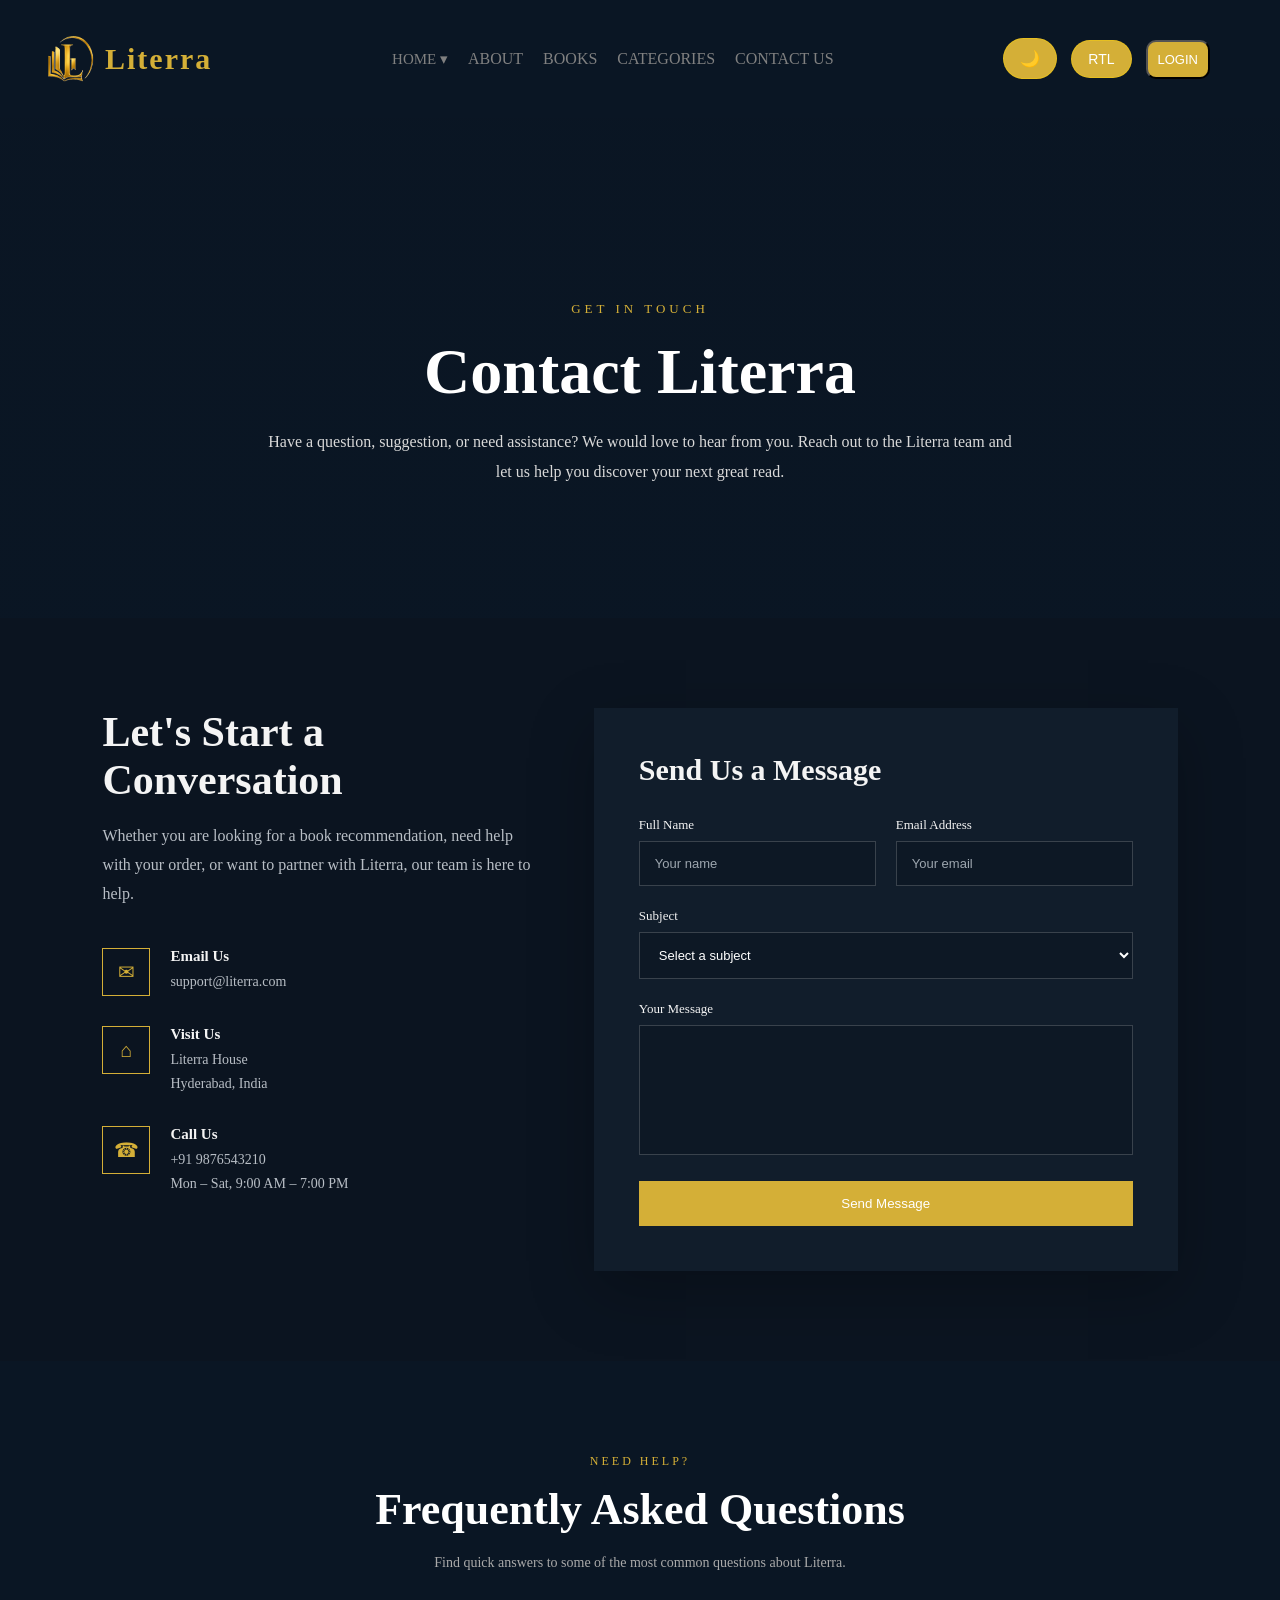
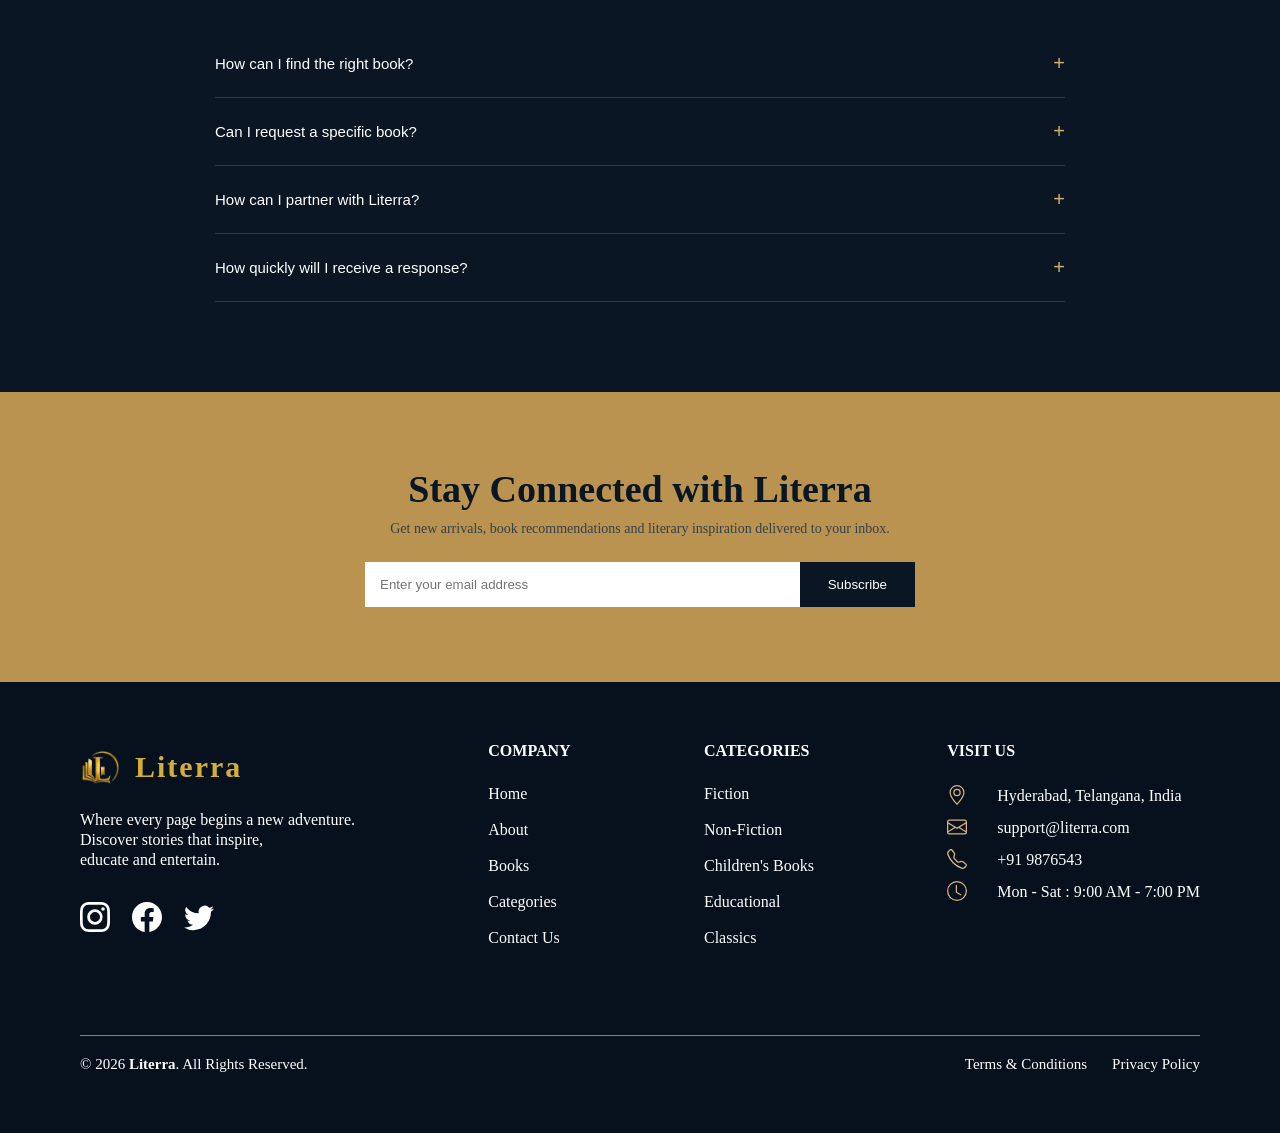
<file: contactus.html>
<!DOCTYPE html>
<html lang="en">
<head>
<meta charset="UTF-8">
<meta name="viewport" content="width=device-width, initial-scale=1.0">
<title>Literra - Contactus</title>
<link rel="stylesheet" href="contactus.css">
</style>
</head>
<body>
    <header>
    <a href="index.html"><div class="logo">
        <img src="booksimg/logo.png" alt="Logo">
        <h1>Literra</h1>
    </div></a>

    <nav>
         <ul>
            <li class="dropdown">
                <a href="index.html" class="dropdown-btn">Home ▾</a>
                    <ul class="dropdown-menu">
                        <li><a href="index.html">Home 1</a></li>
                        <li><a href="home2.html">Home 2</a></li>
                    </ul>
            </li>
        <a href="ABOUT.HTML">About</a>
        <a href="books.html">Books</a>
        <a href="categories.html">Categories</a>
        <a href="contactus.html">Contact Us</a>
    </nav>

    <div class="buttons">
         <button class="icon-btn" id="themeBtn">🌙
        </button>
      <button id="rtlBtn">RTL</button>
      <a href="login.html"><button class="kiran">LOGIN</button></a>
    </div>
    </header>

    <section class="hero">

    <div class="hero-content">

        <span>Get In Touch</span>

        <h1>Contact Literra</h1>

        <p>
            Have a question, suggestion, or need assistance?
            We would love to hear from you. Reach out to the
            Literra team and let us help you discover your next
            great read.
        </p>

    </div>

</section>



<section class="contact-section">

    <div class="contact-wrapper">

        <div class="contact-info">

            <h2>Let's Start a Conversation</h2>

            <p>
                Whether you are looking for a book recommendation,
                need help with your order, or want to partner with
                Literra, our team is here to help.
            </p>


            <div class="info-item">

                <div class="info-icon">✉</div>

                <div>
                    <h4>Email Us</h4>
                    <p>support@literra.com</p>
                </div>

            </div>


            <div class="info-item">

                <div class="info-icon">⌂</div>

                <div>
                    <h4>Visit Us</h4>
                    <p>
                        Literra House<br>
                        Hyderabad, India
                    </p>
                </div>

            </div>


            <div class="info-item">

                <div class="info-icon">☎</div>

                <div>
                    <h4>Call Us</h4>
                    <p>+91 9876543210</p>
                    <p>Mon – Sat, 9:00 AM – 7:00 PM</p>
                </div>

            </div>

        </div>

         <div class="contact-form">

            <h3>Send Us a Message</h3>

            <form id="contactForm">

                <div class="form-row">

                    <div class="form-group">
                        <label>Full Name</label>
                        <input type="text" placeholder="Your name" required>
                    </div>

                    <div class="form-group">
                        <label>Email Address</label>
                        <input type="email" placeholder="Your email" required>
                    </div>

                </div>


                <div class="form-group">

                    <label>Subject</label>

                    <select required>

                        <option value="">Select a subject</option>
                        <option>General Enquiry</option>
                        <option>Book Recommendation</option>
                        <option>Order Support</option>
                        <option>Partnership</option>
                        <option>Feedback</option>

                    </select>

                </div>


                <div class="form-group">

                    <label>Your Message</label>

                    <textarea
                        placeholder="Write your message here..."
                        required>
                    </textarea>

                </div>


                <button type="submit" class="submit-btn">
                    Send Message
                </button>

            </form>

        </div>

    </div>

</section>



<section class="faq-section">

    <div class="section-heading">

        <span>Need Help?</span>

        <h2>Frequently Asked Questions</h2>

        <p>
            Find quick answers to some of the most common questions
            about Literra.
        </p>

    </div>


    <div class="faq-container">

        <div class="faq">

            <button class="faq-question">
                How can I find the right book?
                <span>+</span>
            </button>

            <div class="faq-answer">
                Explore our curated categories, popular books,
                new arrivals, and recommendations to discover
                books that match your interests.
            </div>

        </div>


        <div class="faq">

            <button class="faq-question">
                Can I request a specific book?
                <span>+</span>
            </button>

            <div class="faq-answer">
                Yes. Send us the title and author through our
                contact form and our team will look into it.
            </div>

        </div>


        <div class="faq">

            <button class="faq-question">
                How can I partner with Literra?
                <span>+</span>
            </button>

            <div class="faq-answer">
                Select Partnership in the contact form and
                tell us about your organization or collaboration idea.
            </div>

        </div>


        <div class="faq">

            <button class="faq-question">
                How quickly will I receive a response?
                <span>+</span>
            </button>

            <div class="faq-answer">
                Our team generally responds to enquiries within
                one to two business days.
            </div>

        </div>

    </div>

</section>


<section class="newsletter">

    <h2>Stay Connected with Literra</h2>

    <p>
        Get new arrivals, book recommendations and literary
        inspiration delivered to your inbox.
    </p>

    <form class="newsletter-form">

        <input
            type="email"
            placeholder="Enter your email address"
            required>

        <button type="submit">
            Subscribe
        </button>

    </form>

</section>

<footer>
<div class="footer">

    <div class="box">

        <a href="index.html"><div class="logo-container">
        <img src="booksimg/logo.png" alt="Literra Logo" class="logo">
        <h1 class="logo-name">Literra</h1>
        </div></a>
        <p>
            Where every page begins a new adventure.<br>
            Discover stories that inspire,<br>
            educate and entertain.
        </p>

        <div class="social">

            <i class="fab fa-instagram"> <svg xmlns="http://www.w3.org/2000/svg" width="30" height="30" fill="currentColor" class="bi bi-instagram" viewBox="0 0 16 16">
  <path d="M8 0C5.829 0 5.556.01 4.703.048 3.85.088 3.269.222 2.76.42a3.9 3.9 0 0 0-1.417.923A3.9 3.9 0 0 0 .42 2.76C.222 3.268.087 3.85.048 4.7.01 5.555 0 5.827 0 8.001c0 2.172.01 2.444.048 3.297.04.852.174 1.433.372 1.942.205.526.478.972.923 1.417.444.445.89.719 1.416.923.51.198 1.09.333 1.942.372C5.555 15.99 5.827 16 8 16s2.444-.01 3.298-.048c.851-.04 1.434-.174 1.943-.372a3.9 3.9 0 0 0 1.416-.923c.445-.445.718-.891.923-1.417.197-.509.332-1.09.372-1.942C15.99 10.445 16 10.173 16 8s-.01-2.445-.048-3.299c-.04-.851-.175-1.433-.372-1.941a3.9 3.9 0 0 0-.923-1.417A3.9 3.9 0 0 0 13.24.42c-.51-.198-1.092-.333-1.943-.372C10.443.01 10.172 0 7.998 0zm-.717 1.442h.718c2.136 0 2.389.007 3.232.046.78.035 1.204.166 1.486.275.373.145.64.319.92.599s.453.546.598.92c.11.281.24.705.275 1.485.039.843.047 1.096.047 3.231s-.008 2.389-.047 3.232c-.035.78-.166 1.203-.275 1.485a2.5 2.5 0 0 1-.599.919c-.28.28-.546.453-.92.598-.28.11-.704.24-1.485.276-.843.038-1.096.047-3.232.047s-2.39-.009-3.233-.047c-.78-.036-1.203-.166-1.485-.276a2.5 2.5 0 0 1-.92-.598 2.5 2.5 0 0 1-.6-.92c-.109-.281-.24-.705-.275-1.485-.038-.843-.046-1.096-.046-3.233s.008-2.388.046-3.231c.036-.78.166-1.204.276-1.486.145-.373.319-.64.599-.92s.546-.453.92-.598c.282-.11.705-.24 1.485-.276.738-.034 1.024-.044 2.515-.045zm4.988 1.328a.96.96 0 1 0 0 1.92.96.96 0 0 0 0-1.92m-4.27 1.122a4.109 4.109 0 1 0 0 8.217 4.109 4.109 0 0 0 0-8.217m0 1.441a2.667 2.667 0 1 1 0 5.334 2.667 2.667 0 0 1 0-5.334"/>
</svg></i>
            <i class="fab fa-facebook"> <svg xmlns="http://www.w3.org/2000/svg" width="30" height="30" fill="currentColor" class="bi bi-facebook" viewBox="0 0 16 16">
  <path d="M16 8.049c0-4.446-3.582-8.05-8-8.05C3.58 0-.002 3.603-.002 8.05c0 4.017 2.926 7.347 6.75 7.951v-5.625h-2.03V8.05H6.75V6.275c0-2.017 1.195-3.131 3.022-3.131.876 0 1.791.157 1.791.157v1.98h-1.009c-.993 0-1.303.621-1.303 1.258v1.51h2.218l-.354 2.326H9.25V16c3.824-.604 6.75-3.934 6.75-7.951"/>
</svg></i>
            <i class="fab fa-twitter"> <svg xmlns="http://www.w3.org/2000/svg" width="30" height="30" fill="currentColor" class="bi bi-twitter" viewBox="0 0 16 16">
  <path d="M5.026 15c6.038 0 9.341-5.003 9.341-9.334q.002-.211-.006-.422A6.7 6.7 0 0 0 16 3.542a6.7 6.7 0 0 1-1.889.518 3.3 3.3 0 0 0 1.447-1.817 6.5 6.5 0 0 1-2.087.793A3.286 3.286 0 0 0 7.875 6.03a9.32 9.32 0 0 1-6.767-3.429 3.29 3.29 0 0 0 1.018 4.382A3.3 3.3 0 0 1 .64 6.575v.045a3.29 3.29 0 0 0 2.632 3.218 3.2 3.2 0 0 1-.865.115 3 3 0 0 1-.614-.057 3.28 3.28 0 0 0 3.067 2.277A6.6 6.6 0 0 1 .78 13.58a6 6 0 0 1-.78-.045A9.34 9.34 0 0 0 5.026 15"/>
</svg></i>

        </div>

    </div>

    <div class="box">

        <h3>COMPANY</h3>

        <a href="#">Home</a>
        <a href="#">About</a>
        <a href="#">Books</a>
        <a href="#">Categories</a>
        <a href="#">Contact Us</a>

    </div>

    <div class="box">

        <h3>CATEGORIES</h3>

        <a href="#">Fiction</a>
        <a href="#">Non-Fiction</a>
        <a href="#">Children's Books</a>
        <a href="#">Educational</a>
        <a href="#">Classics</a>

    </div>

    

    <div class="box contact">

        <h3> VISIT US</h3>

        <p>
            <i class="fa-solid fa-location-dot"> <svg xmlns="http://www.w3.org/2000/svg" width="20" height="20" fill="currentColor" class="bi bi-geo-alt" viewBox="0 0 16 16">
  <path d="M12.166 8.94c-.524 1.062-1.234 2.12-1.96 3.07A32 32 0 0 1 8 14.58a32 32 0 0 1-2.206-2.57c-.726-.95-1.436-2.008-1.96-3.07C3.304 7.867 3 6.862 3 6a5 5 0 0 1 10 0c0 .862-.305 1.867-.834 2.94M8 16s6-5.686 6-10A6 6 0 0 0 2 6c0 4.314 6 10 6 10"/>
  <path d="M8 8a2 2 0 1 1 0-4 2 2 0 0 1 0 4m0 1a3 3 0 1 0 0-6 3 3 0 0 0 0 6"/>
</svg></i>
            Hyderabad, Telangana, India
        </p>

        <p>
            <i class="fa-solid fa-envelope"> <svg xmlns="http://www.w3.org/2000/svg" width="20" height="20" fill="currentColor" class="bi bi-envelope" viewBox="0 0 16 16">
  <path d="M0 4a2 2 0 0 1 2-2h12a2 2 0 0 1 2 2v8a2 2 0 0 1-2 2H2a2 2 0 0 1-2-2zm2-1a1 1 0 0 0-1 1v.217l7 4.2 7-4.2V4a1 1 0 0 0-1-1zm13 2.383-4.708 2.825L15 11.105zm-.034 6.876-5.64-3.471L8 9.583l-1.326-.795-5.64 3.47A1 1 0 0 0 2 13h12a1 1 0 0 0 .966-.741M1 11.105l4.708-2.897L1 5.383z"/>
</svg></i>
            support@literra.com
        </p>

        <p>
            <i class="fa-solid fa-phone"> <svg xmlns="http://www.w3.org/2000/svg" width="20" height="20" fill="currentColor" class="bi bi-telephone" viewBox="0 0 16 16">
  <path d="M3.654 1.328a.678.678 0 0 0-1.015-.063L1.605 2.3c-.483.484-.661 1.169-.45 1.77a17.6 17.6 0 0 0 4.168 6.608 17.6 17.6 0 0 0 6.608 4.168c.601.211 1.286.033 1.77-.45l1.034-1.034a.678.678 0 0 0-.063-1.015l-2.307-1.794a.68.68 0 0 0-.58-.122l-2.19.547a1.75 1.75 0 0 1-1.657-.459L5.482 8.062a1.75 1.75 0 0 1-.46-1.657l.548-2.19a.68.68 0 0 0-.122-.58zM1.884.511a1.745 1.745 0 0 1 2.612.163L6.29 2.98c.329.423.445.974.315 1.494l-.547 2.19a.68.68 0 0 0 .178.643l2.457 2.457a.68.68 0 0 0 .644.178l2.189-.547a1.75 1.75 0 0 1 1.494.315l2.306 1.794c.829.645.905 1.87.163 2.611l-1.034 1.034c-.74.74-1.846 1.065-2.877.702a18.6 18.6 0 0 1-7.01-4.42 18.6 18.6 0 0 1-4.42-7.009c-.362-1.03-.037-2.137.703-2.877z"/>
</svg></i>
            +91 9876543
        </p>

        <p>
            <i class="fa-regular fa-clock"> <svg xmlns="http://www.w3.org/2000/svg" width="20" height="20" fill="currentColor" class="bi bi-clock" viewBox="0 0 16 16">
  <path d="M8 3.5a.5.5 0 0 0-1 0V9a.5.5 0 0 0 .252.434l3.5 2a.5.5 0 0 0 .496-.868L8 8.71z"/>
  <path d="M8 16A8 8 0 1 0 8 0a8 8 0 0 0 0 16m7-8A7 7 0 1 1 1 8a7 7 0 0 1 14 0"/>
</svg></i>
            Mon - Sat : 9:00 AM - 7:00 PM
        </p>

    </div>

</div>

<div class="footer-bottom">

    <div class="copyright">
        &copy; 2026 <strong>Literra</strong>. All Rights Reserved.
    </div>

    <div class="footer-links">
        <a href="terms.html">Terms &amp; Conditions</a>
        <a href="privacy.html">Privacy Policy</a>
    </div>
</footer>


<script>
const themeBtn = document.getElementById("themeBtn");
const rtlBtn = document.getElementById("rtlBtn");

/* Theme */
function setTheme(theme) {
    const isLight = theme === "light";
    document.body.classList.toggle("light-mode", isLight);
    themeBtn.textContent = isLight ? "☀️" : "🌙";
    themeBtn.setAttribute("aria-label", isLight ? "Switch to dark mode" : "Switch to light mode");
    themeBtn.setAttribute("title", isLight ? "Switch to dark mode" : "Switch to light mode");
    localStorage.setItem("literra-theme", theme);
}

const savedTheme = localStorage.getItem("literra-theme");
setTheme(savedTheme === "light" ? "light" : "dark");

themeBtn.addEventListener("click", function () {
    setTheme(document.body.classList.contains("light-mode") ? "dark" : "light");
});

/* FAQ */
document.querySelectorAll(".faq-question").forEach(function(question) {
    question.addEventListener("click", function() {
        this.parentElement.classList.toggle("active");
        const symbol = this.querySelector("span");
        if (symbol) {
            symbol.textContent = this.parentElement.classList.contains("active") ? "−" : "+";
        }
    });
});

/* Scroll reveal */
const cards = document.querySelectorAll(".book-card");
if (cards.length && "IntersectionObserver" in window) {
    const observer = new IntersectionObserver(
        entries => {
            entries.forEach(entry => {
                if (entry.isIntersecting) {
                    entry.target.style.opacity = "1";
                    entry.target.style.transform = "translateY(0)";
                    observer.unobserve(entry.target);
                }
            });
        },
        { threshold: .1 }
    );

    cards.forEach(card => {
        card.style.opacity = "0";
        card.style.transform = "translateY(25px)";
        card.style.transition = "opacity .6s ease, transform .6s ease";
        observer.observe(card);
    });
}

/* RTL */
rtlBtn.addEventListener("click", function() {
    document.body.classList.toggle("rtl");

    if (document.body.classList.contains("rtl")) {
        document.documentElement.dir = "rtl";
        rtlBtn.innerHTML = "LTR";
    } else {
        document.documentElement.dir = "ltr";
        rtlBtn.innerHTML = "RTL";
    }
});
</script>
    
</body>
</html>
</file>
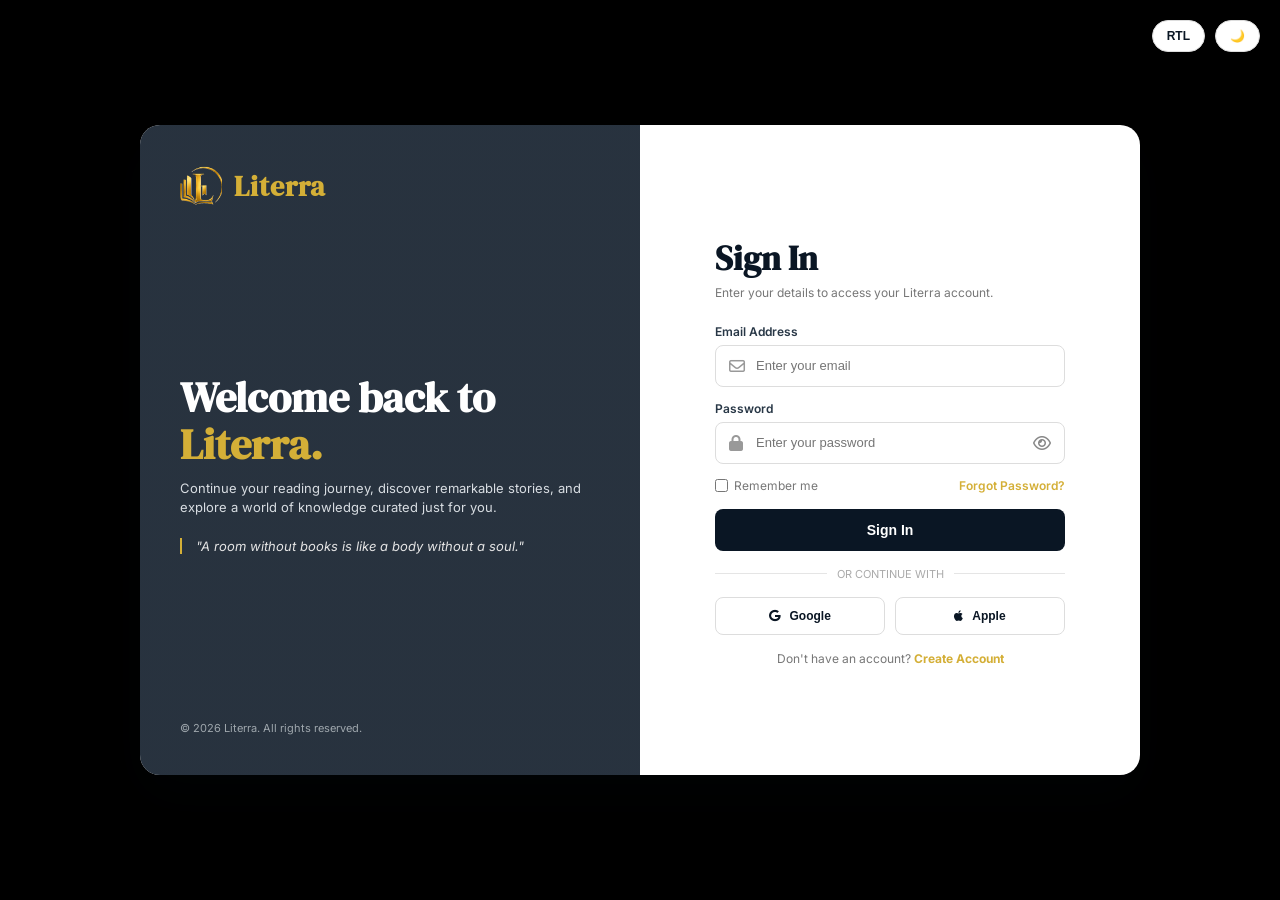
<file: login.html>
<!DOCTYPE html>
<html lang="en">
<head>
    <meta charset="UTF-8">
    <meta name="viewport" content="width=device-width, initial-scale=1.0">
    <title>Login | Literra</title>
    <link href="https://fonts.googleapis.com/css2?family=DM+Serif+Display&family=Inter:wght@400;500;600;700&display=swap" rel="stylesheet">
    <link rel="stylesheet" href="https://cdnjs.cloudflare.com/ajax/libs/font-awesome/6.5.2/css/all.min.css">
    <link rel="stylesheet" href="login.css">
    </head>
<body>

<!-- TOP RIGHT CONTROLS -->
<div class="top-controls">
    <button class="control-btn" id="rtlBtn">RTL</button>
    <button class="control-btn" id="themeBtn">🌙</button>
</div>

<div class="login-wrapper">

    <!-- LEFT COVER PANEL -->
    <div class="login-left">
        <!-- LINKED LOGO TO HOME PAGE -->
        <a href="index.html" class="brand-logo-link">
            <img src="booksimg/logo.png" alt="Literra Logo">
            <h1>Literra</h1>
        </a>

        <div class="left-content">
            <h1>Welcome back to <span>Literra.</span></h1>
            <p>Continue your reading journey, discover remarkable stories, and explore a world of knowledge curated just for you.</p>
            <div class="quote">"A room without books is like a body without a soul."</div>
        </div>

        <div class="left-copyright">
            © 2026 Literra. All rights reserved.
        </div>
    </div>

    <!-- RIGHT LOGIN FORM PANEL -->
    <div class="login-right">
        <div class="login-box">

            <h2>Sign In</h2>
            <p class="subtitle">Enter your details to access your Literra account.</p>

            <form id="loginForm">
                <div class="form-group">
                    <label for="email">Email Address</label>
                    <div class="input-box">
                        <i class="fa-regular fa-envelope left-icon"></i>
                        <input type="email" id="email" placeholder="Enter your email" required>
                    </div>
                </div>

                <div class="form-group">
                    <label for="password">Password</label>
                    <div class="input-box">
                        <i class="fa-solid fa-lock left-icon"></i>
                        <input type="password" id="password" placeholder="Enter your password" required>
                        <i class="fa-regular fa-eye password-toggle" id="togglePassword"></i>
                    </div>
                </div>

                <div class="form-options">
                    <label class="remember">
                        <input type="checkbox"> Remember me
                    </label>
                    <a href="#" class="forgot">Forgot Password?</a>
                </div>

                <button type="submit" class="login-btn">Sign In</button>
            </form>

            <div class="divider">OR CONTINUE WITH</div>

            <div class="social-login">
                <button type="button" class="social-btn">
                    <i class="fa-brands fa-google"></i> Google
                </button>
                <button type="button" class="social-btn">
                    <i class="fa-brands fa-apple"></i> Apple
                </button>
            </div>

            <div class="signup">
                Don't have an account? <a href="#">Create Account</a>
            </div>
        </div>
    </div>

</div>

<script>
    // --- PASSWORD VISIBILITY TOGGLE ---
    const togglePassword = document.getElementById("togglePassword");
    const passwordInput = document.getElementById("password");

    togglePassword.addEventListener("click", function () {
        const type = passwordInput.getAttribute("type") === "password" ? "text" : "password";
        passwordInput.setAttribute("type", type);
        this.classList.toggle("fa-eye");
        this.classList.toggle("fa-eye-slash");
    });

    // --- LIGHT / DARK MODE TOGGLE ---
    const themeBtn = document.getElementById("themeBtn");

    function setTheme(isLight) {
        document.body.classList.toggle("light-mode", isLight);
        themeBtn.textContent = isLight ? "☀️" : "🌙";
        localStorage.setItem("literra-login-theme", isLight ? "light" : "dark");
    }

    const savedTheme = localStorage.getItem("literra-login-theme");
    setTheme(savedTheme === "light");

    themeBtn.addEventListener("click", () => {
        const isLight = document.body.classList.contains("light-mode");
        setTheme(!isLight);
    });

    // --- RTL TOGGLE ---
    const rtlBtn = document.getElementById("rtlBtn");

    function setRTL(isRTL) {
        document.body.classList.toggle("rtl", isRTL);
        document.documentElement.dir = isRTL ? "rtl" : "ltr";
        rtlBtn.textContent = isRTL ? "LTR" : "RTL";
        localStorage.setItem("literra-login-rtl", isRTL ? "true" : "false");
    }

    const savedRTL = localStorage.getItem("literra-login-rtl");
    setRTL(savedRTL === "true");

    rtlBtn.addEventListener("click", () => {
        const isRTL = document.body.classList.contains("rtl");
        setRTL(!isRTL);
    });

    // --- FORM SUBMIT ---
    document.getElementById("loginForm").addEventListener("submit", function(e) {
        e.preventDefault();
        const email = document.getElementById("email").value;
        const password = document.getElementById("password").value;

        if (email && password) {
            alert("Login successful!");
        }
    });
</script>

</body>
</html>
</file>
<file: contactus.css>
header{
    background:rgb(10,22,36);
    display:flex;
    align-items:center;
    position: sticky;
    top: 0;
    z-index: 500;
    flex-direction: row;
    justify-content: space-between;
    padding: 30px;
}

.logo{
    display:flex;
    align-items:center;
}

.logo img{
    width: 50px;
    height:50px;
    margin-left:15px;
    border-radius:30%;
}

.logo h1{
    color:#D4AF37;
    font-size:30px;
    font-family: 'Times New Roman', Times, serif;
    letter-spacing: 2px;
    font-weight: bold;
    margin-left: 10px;
}

nav a{
    color: grey;
    text-decoration:none;
    margin-left:10px;
    font-size:16px;
    text-transform: uppercase;
    text-align: center;
    justify-content: space-between;
}

nav a:hover{
    color:#D4AF37;
}


#rtlBtn{
    padding:35px;
    font-size:small;
    background:#D4AF37;
    color:#fff;
    cursor:pointer;
    transition:0.3s;
    margin-right: 10px;
    margin: 10px;
}

#rtlBtn:hover{
    background:#D4AF37;
    color: BLACK;
}

.kiran{
    background-color: #D4AF37;
    color: white;
    padding: 10px;
    text-align: center;
    font-size: small;
    gap: 10px;
    border-radius: 10px;
    margin-right: 40px;
}

.kiran:hover{
    color: rgb(10,22,36);
    cursor: pointer;
    transform: translateY(-2px);
}

body.rtl{
    direction:rtl;
}

body.rtl .navbar{
    flex-direction:row-reverse;
}

body.rtl .nav-links{
    flex-direction:row-reverse;
}

body.rtl{
    direction:rtl;
}

body.rtl .navbar{
    flex-direction:row-reverse;
}

body.rtl .nav-links{
    flex-direction:row-reverse;
}

body.rtl .actions{
    flex-direction:row-reverse;
} 

* {
    margin: 0;
    padding: 0;
    box-sizing: border-box;
}
 
html {
    scroll-behavior: smooth;
}

img {
    width: 80%;
    display: block;
}
 
a {
    text-decoration: none;
    color: inherit;
}
 
ul {
    list-style: none;
}
 
.navbar {
    height: 60px;
    display: flex;
    justify-content: center;
    align-items: center;
}
 
 
nav ul {
    display: flex;
    gap: 10px;
}
 
nav ul li a {
    color: #FFFFFF;
    font-size: 15px;
    font-weight: 500;
    transition: color 0.3s ease;
}
 
nav ul li a:hover {
    color: var(--accent-yellow);
}

.dropdown {
    position: relative;
    display: inline-block;
}
 
.dropdown-btn {
    color: grey;
    display: inline-flex;
    align-items: center;
    gap: 5px;
    cursor: pointer;
}
 
.dropdown-menu {
    display: none;
    position: absolute;
    top: 100%;
    left: 0;
    min-width: 150px;
    background: rgb(10,22,36);
    border: 1px solid #D4AF37;
    border-radius: 12px;
    box-shadow: 0 12px 30px rgba(0, 0, 0, 0.5);
    padding: 8px 0;
    z-index: 1000;
    flex-direction: column;
    gap: 0;
}
 
.dropdown-menu li {
    width: 100%;
}
 
.dropdown-menu li a {
    display: block;
    padding: 10px 20px;
    font-size: 14px;
    color: #FFFFFF;
    white-space: nowrap;
    transition: background 0.3s ease, color 0.3s ease;
}
 
.dropdown-menu li a:hover {
    background: #D4AF37;
    color: black;
}
 
.dropdown:hover .dropdown-menu {
    display: flex;
}
 
body.rtl .dropdown-menu {
    left: auto;
    right: 0;
}
 
.header-actions {
    display: flex;
    align-items: center;
    gap: 12px;
}

#themeBtn,
#rtlBtn {
    cursor: pointer;
    background: #D4AF37;
    color: #FFFFFF;
    border: 1px solid rgba(255, 215, 0, 0.4);
    padding: 10px 16px;
    border-radius: 30px;
    font-size: 14px;
    transition: all 0.3s ease;
}
 
#themeBtn:hover,
#rtlBtn:hover {
    background: #D4AF37;
    border-color: var(--accent-yellow);
    color: rgb(10,22,36);
    transform: translateY(-2px);
}



.hero{
    min-height:500px;
    background:
    linear-gradient(rgba(10,22,36,.88),rgba(10,22,36,.94)),
    url("https://images.unsplash.com/photo-1507842217343-583bb7270b66?auto=format&fit=crop&w=1800&q=85");
    background-size:cover;
    background-position:center;
    display:flex;
    align-items:center;
    justify-content:center;
    text-align:center;
    padding:120px 20px 70px;
}

.hero-content{
    max-width:750px;
}

.hero span{
    color:#D4AF37;
    font-size:13px;
    letter-spacing:4px;
    text-transform:uppercase;
}

.hero h1{
    color:#fff;
    font-family:'Playfair Display',serif;
    font-size:64px;
    margin:18px 0;
}

.hero p{
    color:#d9d9d9;
    font-size:16px;
    line-height:1.9;
}


.contact-section{
    padding:90px 8%;
}

.contact-wrapper{
    max-width:1200px;
    margin:auto;
    display:grid;
    grid-template-columns: .85fr 1.15fr;
    gap:60px;
}


.contact-info h2{
    font-family:'Playfair Display',serif;
    font-size:42px;
    margin-bottom:18px;
}

.contact-info > p{
    color:#666;
    line-height:1.8;
    margin-bottom:40px;
}

.info-item{
    display:flex;
    gap:20px;
    margin-bottom:30px;
    align-items:flex-start;
}

.info-icon{
    width:48px;
    height:48px;
    border:1px solid #D4AF37;
    display:flex;
    align-items:center;
    justify-content:center;
    color:#D4AF37;
    font-size:20px;
}

.info-item h4{
    font-size:15px;
    margin-bottom:5px;
}

.info-item p{
    color:#777;
    font-size:14px;
    line-height:1.7;
}

/* FORM */

.contact-form{
    background:#fff;
    padding:45px;
    box-shadow:0 20px 60px rgba(10,22,36,.08);
}

.contact-form h3{
    font-family:'Playfair Display',serif;
    font-size:30px;
    margin-bottom:30px;
}

.form-row{
    display:grid;
    grid-template-columns:1fr 1fr;
    gap:20px;
}

.form-group{
    margin-bottom:22px;
}

.form-group label{
    display:block;
    font-size:13px;
    margin-bottom:8px;
    font-weight:500;
}

.form-group input,
.form-group select,
.form-group textarea{
    width:100%;
    border:1px solid #ddd;
    padding:14px 15px;
    font-family:'Poppins',sans-serif;
    font-size:13px;
    outline:none;
    transition:.3s;
    background:#fff;
}

.form-group input:focus,
.form-group select:focus,
.form-group textarea:focus{
    border-color:#D4AF37;
}

.form-group textarea{
    height:130px;
    resize:none;
}

.submit-btn{
    width:100%;
    padding:15px;
    border:none;
    background:#D4AF37;
    color:#fff;
    font-family:'Poppins',sans-serif;
    cursor:pointer;
    transition:.3s;
}

.submit-btn:hover{
    background:#D4AF37;
    color:#0A1624;
}


.faq-section{
    background:#0A1624;
    padding:90px 8%;
    color:#fff;
}

.section-heading{
    text-align:center;
    max-width:650px;
    margin:0 auto 55px;
}

.section-heading span{
    color:#D4AF37;
    font-size:12px;
    letter-spacing:3px;
    text-transform:uppercase;
}

.section-heading h2{
    font-family:'Playfair Display',serif;
    font-size:44px;
    margin:15px 0;
}

.section-heading p{
    color:#aaa;
    font-size:14px;
    line-height:1.8;
}

.faq-container{
    max-width:850px;
    margin:auto;
}

.faq{
    border-bottom:1px solid rgba(255,255,255,.15);
}

.faq-question{
    width:100%;
    background:none;
    border:none;
    color:#fff;
    padding:22px 0;
    text-align:left;
    font-family:'Poppins',sans-serif;
    font-size:15px;
    cursor:pointer;
    display:flex;
    justify-content:space-between;
    align-items:center;
}

.faq-question span{
    color:#D4AF73;
    font-size:20px;
}

.faq-answer{
    display:none;
    color:#aaa;
    font-size:14px;
    line-height:1.8;
    padding:0 0 22px;
}

.faq.active .faq-answer{
    display:block;
}



.newsletter{
    padding:75px 8%;
    background:#D4AF73;
    text-align:center;
}

.newsletter h2{
    font-family:'Playfair Display',serif;
    font-size:38px;
    color:#0A1624;
    margin-bottom:10px;
}

.newsletter p{
    color:#34404b;
    font-size:14px;
    margin-bottom:25px;
}

.newsletter-form{
    max-width:550px;
    margin:auto;
    display:flex;
}

.newsletter-form input{
    flex:1;
    padding:15px;
    border:none;
    outline:none;
    font-family:'Poppins',sans-serif;
}

.newsletter-form button{
    padding:15px 28px;
    background:#0A1624;
    color:#fff;
    border:none;
    cursor:pointer;
    font-family:'Poppins',sans-serif;
}


footer{
    background:rgb(10,22,36);
    color:white;
    padding:60px 80px;
}

.footer{
    display:flex;
    justify-content:space-between;
    flex-wrap:wrap;
}

.box{
    min-width:80px;
    margin-bottom:30px;
}

.logo-container{
    display:flex;
    align-items:center;
    gap: 15px;
}

.logo-container{
    width:50px;
    height:50px;
}

.logo-name{
    color:#D4AF37;
    font-size:30px;
    font-family: 'Times New Roman', serif;
    font-weight:bold;
    letter-spacing: 2px;
    margin:0;
}

.box h2{
    color:#D4AF37 ;
    margin-bottom:25px;
}

.box h3{
    font-size: 16px;
    color: white;
    margin-bottom:25px;
}

.box p{
    line-height:20px;
    font-size:16px;
}

.box a{
    display:block;
    color:white;
    text-decoration:none;
    margin-bottom:18px;
    font-size:16px;
}

.box a:hover{
    color:gold;
}

.logo{
    font-size:25px;
    color:gold;
}

.social{
    margin-top:25px;
}

.social i{
    font-size:40px;
    margin-right:18px;
    cursor:pointer;
}

.social i:hover{
    color:gold;
}

.contact p{
    display:flex;
    align-items:center;
    margin-bottom:10px;
}

.contact i{
    color:#d4b483;
    font-size:24px;
    width:40px;
    margin-right:10px;
}

.footer-bottom {
    width: 100%;
    display: flex;
    flex-direction: row;
    justify-content: space-between;
    align-items: center;
    gap: 20px;
    margin-top: 40px;
    padding-top: 20px;
    border-top: 1px solid gray;
    font-size: 16px;
}

.copyright {
    color: white;
    text-align: left;
    margin: 0;
    padding: 0;
    font-size: 15px;
}

.footer-links {
    display: flex;
    align-items: center;
    gap: 25px;
}

.footer-links a {
    display: inline-block;
    color: white;
    text-decoration: none;
    margin: 0;
    font-size: 15px;
    transition: color 0.3s ease;
}

.footer-links a:hover {
    color: #D4AF37;
}

:root {
    --page-bg: #ffffff;
    --text-color: #182331;
    --muted-text: #666666;
    --surface: #ffffff;
    --surface-alt: #f5f2eb;
    --border-color: #dddddd;
    --header-bg: rgb(10,22,36);
    --gold: #D4AF37;
}

body {
    background: var(--page-bg);
    color: var(--text-color);
    transition: background-color .3s ease, color .3s ease;
}

body.light-mode {
    --page-bg: #f5f2eb;
    --text-color: #182331;
    --muted-text: #66717c;
    --surface: #ffffff;
    --surface-alt: #ebe6dc;
    --border-color: #d8d2c8;
    --header-bg: #ffffff;
}

body:not(.light-mode) {
    --page-bg: #0b1420;
    --text-color: #f4f4f4;
    --muted-text: #b8bec5;
    --surface: #111d2b;
    --surface-alt: #0A1624;
    --border-color: rgba(255,255,255,.16);
}

body.light-mode header {
    background: #ffffff;
}

body.light-mode nav ul li a,
body.light-mode nav a,
body.light-mode .dropdown-btn {
    color: #182331;
}

body.light-mode .dropdown-menu {
    background: #ffffff;
}

body.light-mode .dropdown-menu li a {
    color: #182331;
}

body.light-mode .hero {
    background:
        linear-gradient(rgba(245,242,235,.88), rgba(245,242,235,.94)),
        url("https://images.unsplash.com/photo-1507842217343-583bb7270b66?auto=format&fit=crop&w=1800&q=85");
    background-size: cover;
    background-position: center;
}

body.light-mode .hero h1 {
    color: #182331;
}

body.light-mode .hero p {
    color: #59636d;
}

body.light-mode .contact-section {
    background: #f5f2eb;
}

body.light-mode .contact-info > p {
    color: #66717c;
}

body.light-mode .info-item p {
    color: #66717c;
}

body.light-mode .contact-form {
    background: #ffffff;
    box-shadow: 0 20px 60px rgba(10,22,36,.10);
}

body.light-mode .form-group input,
body.light-mode .form-group select,
body.light-mode .form-group textarea {
    background: #ffffff;
    color: #182331;
    border-color: #d8d2c8;
}

body:not(.light-mode) .contact-section {
    background: #0b1420;
}

body:not(.light-mode) .contact-info > p,
body:not(.light-mode) .info-item p {
    color: #b8bec5;
}

body:not(.light-mode) .contact-form {
    background: #111d2b;
    box-shadow: 0 20px 60px rgba(0,0,0,.25);
}

body:not(.light-mode) .form-group input,
body:not(.light-mode) .form-group select,
body:not(.light-mode) .form-group textarea {
    background: #0d1825;
    color: #ffffff;
    border-color: rgba(255,255,255,.18);
}

body:not(.light-mode) .form-group input::placeholder,
body:not(.light-mode) .form-group textarea::placeholder {
    color: #9da6af;
}

body.light-mode .faq-section {
    background: #182331;
}

body.light-mode .newsletter {
    background: #D4AF73;
}

body:not(.light-mode) .newsletter {
    background: #b9934f;
}

body.light-mode footer {
    background: #182331;
}

body:not(.light-mode) footer {
    background: #07111d;
}

#themeBtn {
    display: inline-flex;
    align-items: center;
    justify-content: center;
    font-size: 16px;
}

#themeBtn:hover {
    transform: translateY(-2px);
}

@media (prefers-reduced-motion: reduce) {
    body, #themeBtn {
        transition: none;
    }
}
</file>
<file: login.css>
* {
            margin: 0;
            padding: 0;
            box-sizing: border-box;
        }

        :root {
            --bg-page: black;
            --bg-card: #ffffff;
            --text-main: #0a1624;
            --text-muted: #777777;
            --text-label: #283746;
            --border-color: #dddddd;
            --input-bg: #ffffff;
            --social-btn-hover: #faf7f0;
            --divider: #e5e5e5;
            --gold: #d4af37;
        }

        /* LIGHT MODE THEME OVERRIDES */
        body.light-mode {
            --bg-page: #eae5d9;
            --bg-card: #fcfbfa;
            --text-main: #111e2e;
            --text-muted: #666666;
            --text-label: #1a2735;
            --border-color: #d1cbd1;
            --input-bg: #f5f3ef;
            --social-btn-hover: #f0ebe1;
            --divider: #d8d3c8;
        }

        html, body {
            width: 100%;
            height: 100vh;
            overflow: hidden; /* Strict no-scroll constraint */
            font-family: 'Inter', sans-serif;
            background: var(--bg-page);
            transition: background 0.3s ease, color 0.3s ease;
        }

        body {
            display: flex;
            align-items: center;
            justify-content: center;
            color: var(--text-main);
            padding: 20px;
            position: relative;
        }

        /* TOP RIGHT CONTROLS */
        .top-controls {
            position: fixed;
            top: 20px;
            right: 20px;
            display: flex;
            gap: 10px;
            z-index: 100;
        }

        body.rtl .top-controls {
            right: auto;
            left: 20px;
        }

        .control-btn {
            background: var(--bg-card);
            color: var(--text-main);
            border: 1px solid var(--border-color);
            padding: 8px 14px;
            border-radius: 20px;
            font-size: 12px;
            font-weight: 600;
            cursor: pointer;
            display: flex;
            align-items: center;
            gap: 6px;
            box-shadow: 0 4px 12px rgba(0, 0, 0, 0.08);
            transition: all 0.3s ease;
        }

        .control-btn:hover {
            border-color: var(--gold);
            color: var(--gold);
        }

        /* MAIN CONTAINER */
        .login-wrapper {
            width: 100%;
            max-width: 1000px;
            height: calc(100vh - 40px);
            max-height: 650px;
            background: var(--bg-card);
            border-radius: 20px;
            overflow: hidden;
            display: grid;
            grid-template-columns: 1fr 1fr;
            box-shadow: 0 20px 50px rgba(10, 22, 36, 0.12);
            transition: background 0.3s ease;
        }

        /* LEFT BRANDING PANEL */
        .login-left {
            background:
                linear-gradient(
                    rgba(10, 22, 36, 0.88),
                    rgba(10, 22, 36, 0.88)
                ),
                url("https://images.unsplash.com/photo-1521587760476-6c12a4b040da?auto=format&fit=crop&w=1000&q=80");
            background-size: cover;
            background-position: center;
            color: white;
            padding: 40px;
            display: flex;
            flex-direction: column;
            justify-content: space-between;
        }

        /* LINKED LOGO */
        .brand-logo-link {
            display: inline-flex;
            align-items: center;
            gap: 12px;
            text-decoration: none;
            width: fit-content;
            transition: opacity 0.3s ease;
        }

        .brand-logo-link:hover {
            opacity: 0.85;
        }

        .brand-logo-link img {
            width: 42px;
            height: 42px;
            border-radius: 30%;
            object-fit: cover;
        }

        .brand-logo-link h1 {
            font-size: 28px;
            font-family: 'DM Serif Display', serif;
            color: var(--gold);
            letter-spacing: 1px;
        }

        .left-content h1 {
            font-size: clamp(28px, 4vw, 42px);
            font-family: 'DM Serif Display', serif;
            line-height: 1.1;
            margin-bottom: 12px;
        }

        .left-content h1 span {
            color: var(--gold);
        }

        .left-content p {
            color: #d8dde2;
            line-height: 1.5;
            font-size: 13px;
        }

        .quote {
            border-left: 2px solid var(--gold);
            padding-left: 14px;
            margin-top: 20px;
            font-size: 13px;
            color: #e5e5e5;
            font-style: italic;
        }

        body.rtl .quote {
            border-left: none;
            border-right: 2px solid var(--gold);
            padding-left: 0;
            padding-right: 14px;
        }

        .left-copyright {
            font-size: 11px;
            color: #9fa7ad;
        }

        /* RIGHT FORM PANEL */
        .login-right {
            padding: 30px 40px;
            display: flex;
            align-items: center;
            justify-content: center;
        }

        .login-box {
            width: 100%;
            max-width: 350px;
        }

        .login-box h2 {
            font-size: clamp(26px, 3.2vw, 34px);
            font-family: 'DM Serif Display', serif;
            margin-bottom: 4px;
            color: var(--text-main);
        }

        .subtitle {
            color: var(--text-muted);
            font-size: 12px;
            margin-bottom: 24px;
        }

        .form-group {
            margin-bottom: 14px;
        }

        .form-group label {
            display: block;
            font-size: 12px;
            font-weight: 600;
            margin-bottom: 6px;
            color: var(--text-label);
        }

        .input-box {
            position: relative;
        }

        .input-box i.left-icon {
            position: absolute;
            left: 14px;
            top: 50%;
            transform: translateY(-50%);
            color: #999;
        }

        body.rtl .input-box i.left-icon {
            left: auto;
            right: 14px;
        }

        .input-box input {
            width: 100%;
            height: 42px;
            border: 1px solid var(--border-color);
            background: var(--input-bg);
            color: var(--text-main);
            border-radius: 8px;
            padding: 0 40px;
            font-size: 13px;
            outline: none;
            transition: 0.3s;
        }

        body.rtl .input-box input {
            text-align: right;
        }

        .input-box input:focus {
            border-color: var(--gold);
            box-shadow: 0 0 0 3px rgba(212, 175, 115, 0.12);
        }

        .password-toggle {
            position: absolute;
            right: 14px;
            top: 50%;
            transform: translateY(-50%);
            cursor: pointer;
            color: #888;
        }

        body.rtl .password-toggle {
            right: auto;
            left: 14px;
        }

        .form-options {
            display: flex;
            justify-content: space-between;
            align-items: center;
            margin: 5px 0 16px;
            font-size: 12px;
        }

        .remember {
            display: flex;
            align-items: center;
            gap: 6px;
            color: var(--text-muted);
        }

        .remember input {
            accent-color: var(--gold);
        }

        .forgot {
            color: var(--gold);
            text-decoration: none;
            font-weight: 600;
        }

        .forgot:hover {
            text-decoration: underline;
        }

        .login-btn {
            width: 100%;
            height: 42px;
            border: none;
            border-radius: 8px;
            background: #0a1624;
            color: white;
            font-size: 14px;
            font-weight: 600;
            cursor: pointer;
            transition: 0.3s;
        }

        .login-btn:hover {
            background: var(--gold);
            color: #0a1624;
        }

        .divider {
            display: flex;
            align-items: center;
            gap: 10px;
            margin: 16px 0;
            color: #aaa;
            font-size: 11px;
        }

        .divider::before,
        .divider::after {
            content: "";
            height: 1px;
            background: var(--divider);
            flex: 1;
        }

        .social-login {
            display: grid;
            grid-template-columns: 1fr 1fr;
            gap: 10px;
        }

        .social-btn {
            height: 38px;
            border: 1px solid var(--border-color);
            border-radius: 8px;
            background: var(--bg-card);
            cursor: pointer;
            font-size: 12px;
            font-weight: 600;
            color: var(--text-main);
            transition: 0.3s;
        }

        .social-btn:hover {
            border-color: var(--gold);
            background: var(--social-btn-hover);
        }

        .social-btn i {
            margin-right: 6px;
        }

        body.rtl .social-btn i {
            margin-right: 0;
            margin-left: 6px;
        }

        .signup {
            text-align: center;
            margin-top: 16px;
            font-size: 12px;
            color: var(--text-muted);
        }

        .signup a {
            color: var(--gold);
            font-weight: 700;
            text-decoration: none;
        }

        .signup a:hover {
            text-decoration: underline;
        }

        /* RTL LAYOUT ADJUSTMENTS */
        body.rtl {
            direction: rtl;
            text-align: right;
        }

        /* RESPONSIVE VIEWPORT */
        @media (max-width: 800px) {
            .login-wrapper {
                grid-template-columns: 1fr;
                max-width: 420px;
                height: auto;
                max-height: calc(100vh - 20px);
            }

            .login-left {
                display: none;
            }

            .login-right {
                padding: 30px 25px;
            }
        }
</file>
